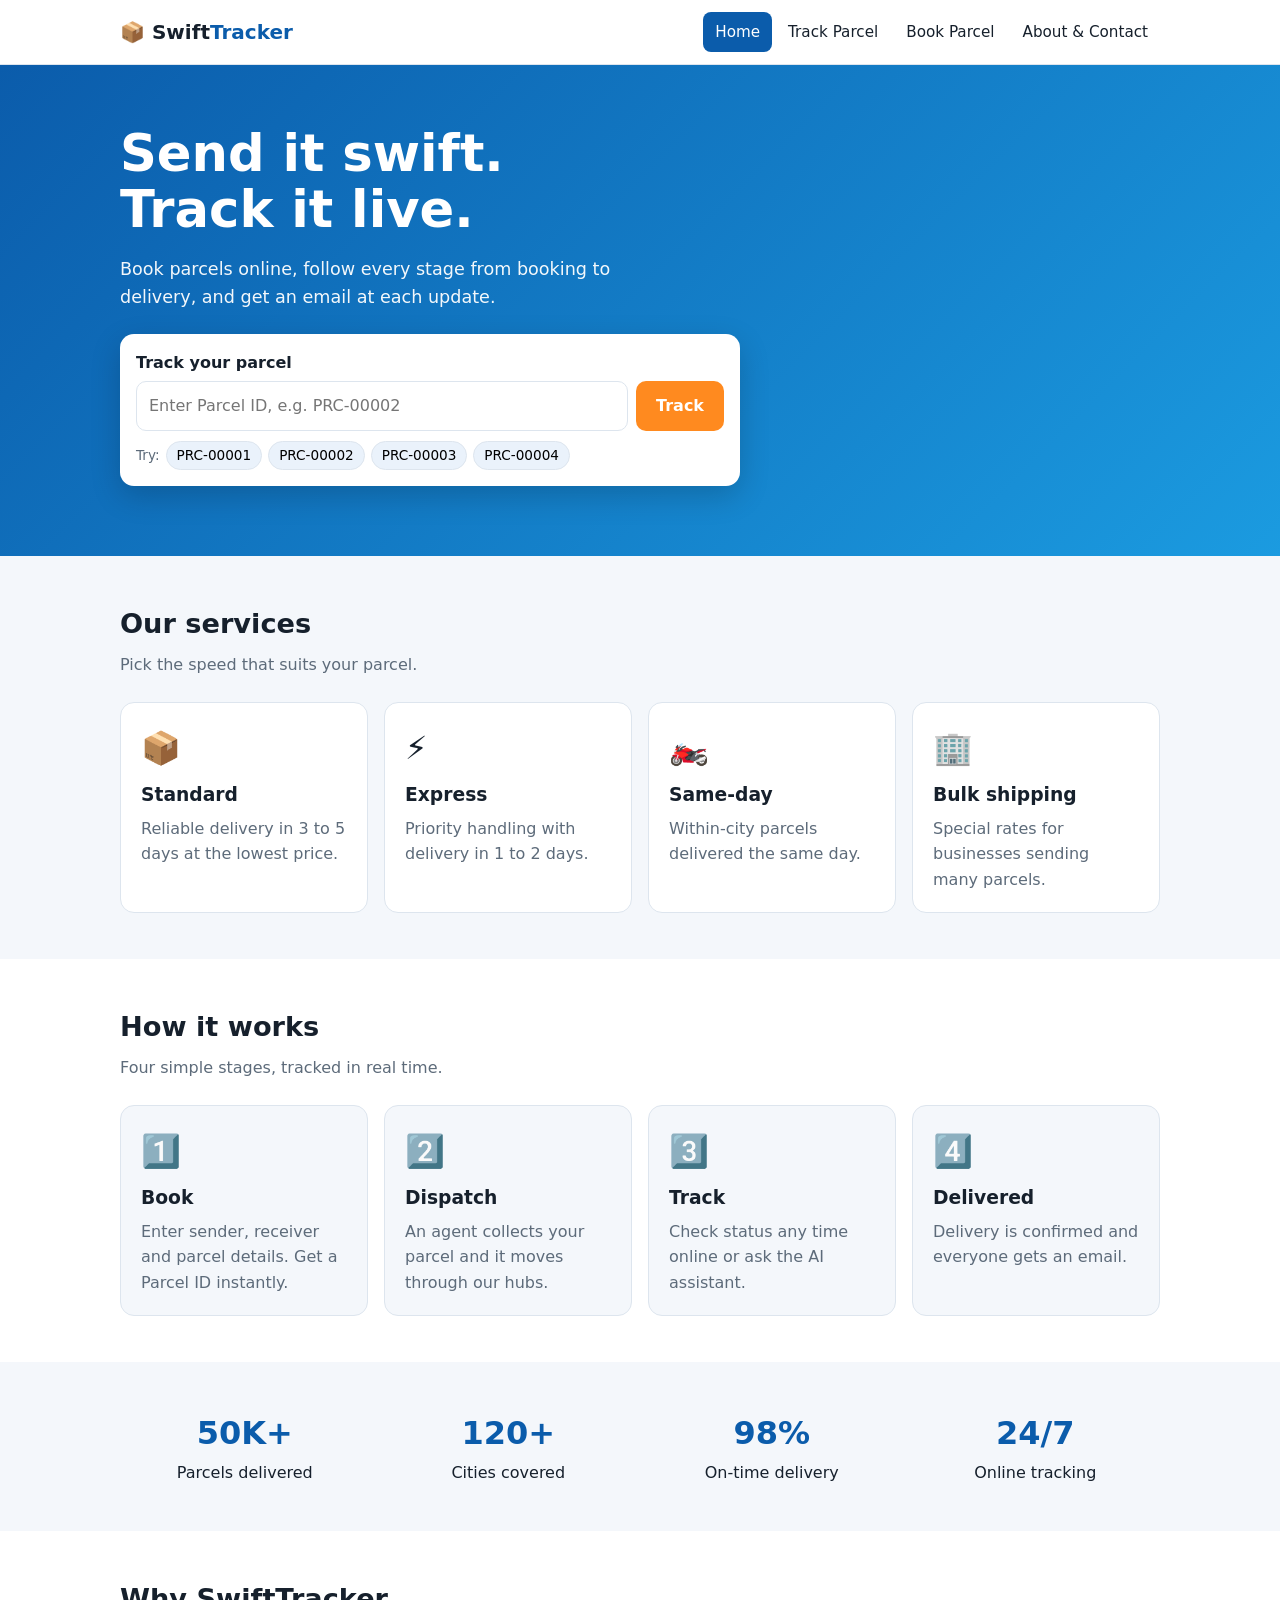
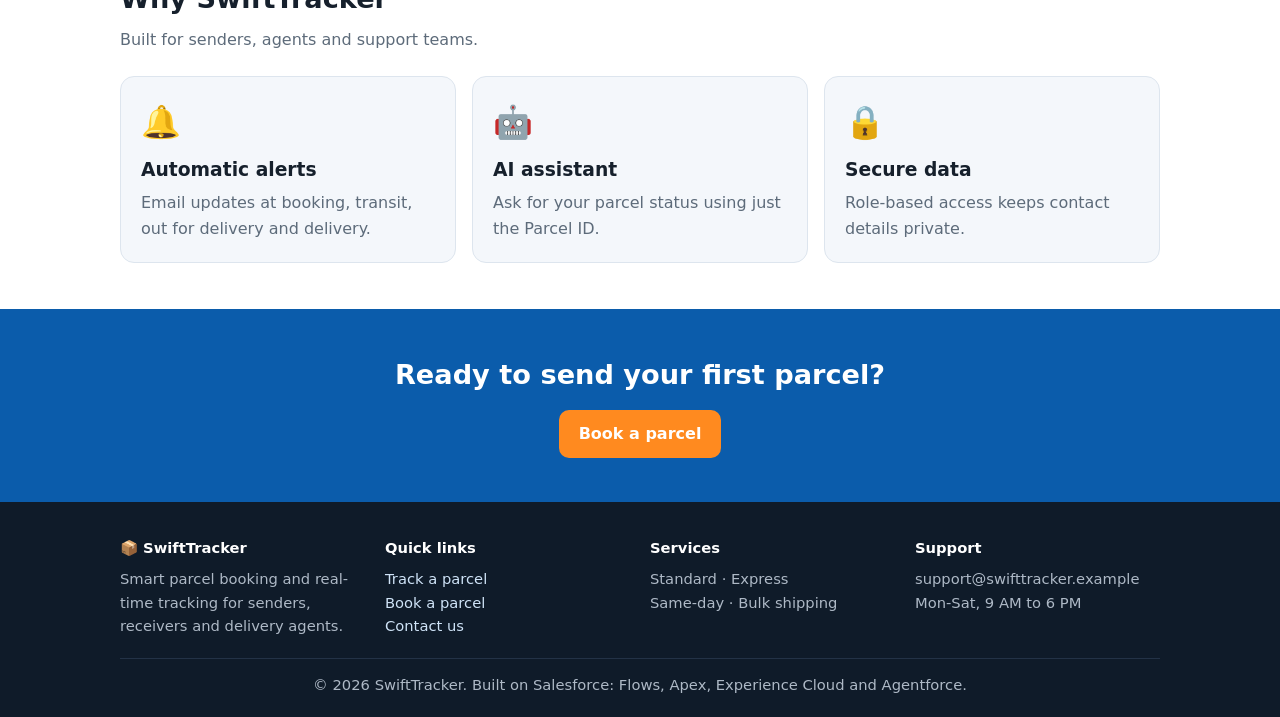
<file: index.html>
<!DOCTYPE html><html lang="en"><head><meta charset="utf-8"><meta name="viewport" content="width=device-width, initial-scale=1"><title>SwiftTracker | Parcel Booking and Tracking</title><link rel="stylesheet" href="css/style.css"></head><body>
<div id="hdr"></div>
<div class="hero"><div class="wrap"><h1>Send it swift.<br>Track it live.</h1><p>Book parcels online, follow every stage from booking to delivery, and get an email at each update.</p>
<form class="trackbox" id="homeForm" action="track.html" method="get"><label for="id">Track your parcel</label><div class="row"><input id="id" name="id" placeholder="Enter Parcel ID, e.g. PRC-00002" required><button class="btn" type="submit">Track</button></div><div class="chips">Try: <span id="hchips" class="chips" style="margin:0"></span></div></form></div></div>
<section><div class="wrap"><h2>Our services</h2><p class="sub">Pick the speed that suits your parcel.</p><div class="grid">
<div class="card"><div class="ic">📦</div><h3>Standard</h3><p>Reliable delivery in 3 to 5 days at the lowest price.</p></div>
<div class="card"><div class="ic">⚡</div><h3>Express</h3><p>Priority handling with delivery in 1 to 2 days.</p></div>
<div class="card"><div class="ic">🏍️</div><h3>Same-day</h3><p>Within-city parcels delivered the same day.</p></div>
<div class="card"><div class="ic">🏢</div><h3>Bulk shipping</h3><p>Special rates for businesses sending many parcels.</p></div></div></div></section>
<section class="alt"><div class="wrap"><h2>How it works</h2><p class="sub">Four simple stages, tracked in real time.</p><div class="grid">
<div class="card"><div class="ic">1️⃣</div><h3>Book</h3><p>Enter sender, receiver and parcel details. Get a Parcel ID instantly.</p></div>
<div class="card"><div class="ic">2️⃣</div><h3>Dispatch</h3><p>An agent collects your parcel and it moves through our hubs.</p></div>
<div class="card"><div class="ic">3️⃣</div><h3>Track</h3><p>Check status any time online or ask the AI assistant.</p></div>
<div class="card"><div class="ic">4️⃣</div><h3>Delivered</h3><p>Delivery is confirmed and everyone gets an email.</p></div></div></div></section>
<section><div class="wrap"><div class="stats"><div><b>50K+</b>Parcels delivered</div><div><b>120+</b>Cities covered</div><div><b>98%</b>On-time delivery</div><div><b>24/7</b>Online tracking</div></div></div></section>
<section class="alt"><div class="wrap"><h2>Why SwiftTracker</h2><p class="sub">Built for senders, agents and support teams.</p><div class="grid">
<div class="card"><div class="ic">🔔</div><h3>Automatic alerts</h3><p>Email updates at booking, transit, out for delivery and delivery.</p></div>
<div class="card"><div class="ic">🤖</div><h3>AI assistant</h3><p>Ask for your parcel status using just the Parcel ID.</p></div>
<div class="card"><div class="ic">🔒</div><h3>Secure data</h3><p>Role-based access keeps contact details private.</p></div></div></div></section>
<div class="cta"><div class="wrap"><h2>Ready to send your first parcel?</h2><a class="btn" href="book.html">Book a parcel</a></div></div>
<div id="ftr"></div><script src="js/app.js"></script></body></html>
</file>
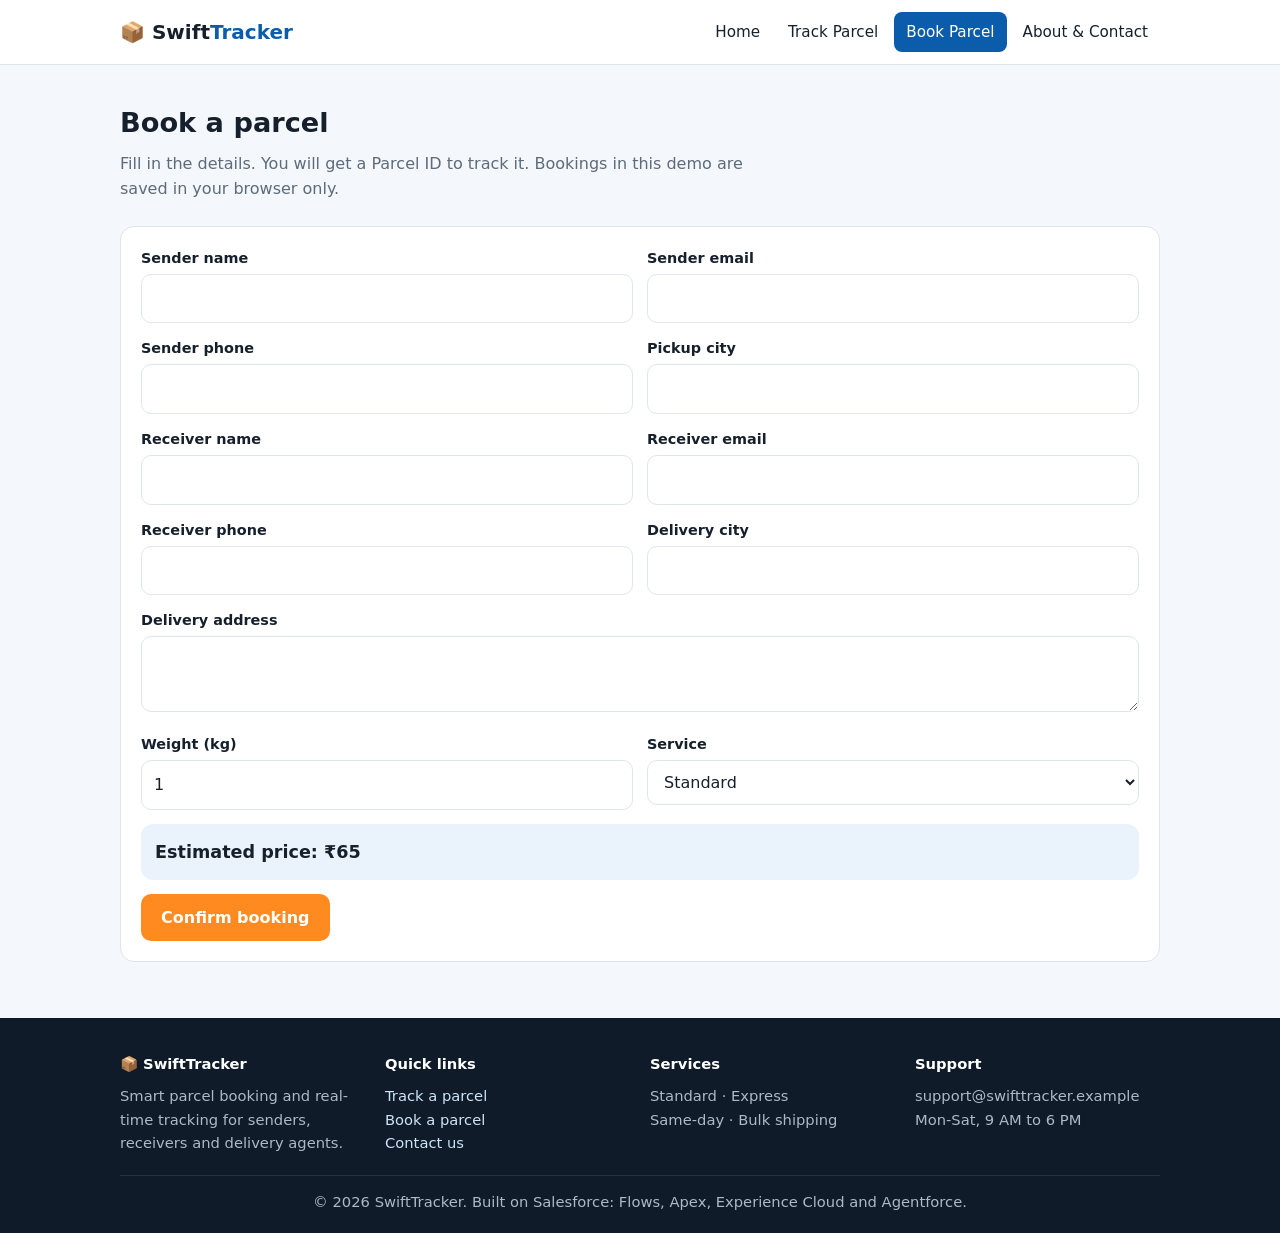
<file: book.html>
<!DOCTYPE html><html lang="en"><head><meta charset="utf-8"><meta name="viewport" content="width=device-width, initial-scale=1"><title>Book Parcel | SwiftTracker</title><link rel="stylesheet" href="css/style.css"></head><body>
<div id="hdr"></div>
<div class="page"><div class="wrap"><h2>Book a parcel</h2><p class="sub">Fill in the details. You will get a Parcel ID to track it. Bookings in this demo are saved in your browser only.</p>
<form id="bookForm" class="card form">
<div><label>Sender name</label><input name="sname" required></div><div><label>Sender email</label><input name="semail" type="email" required></div>
<div><label>Sender phone</label><input name="sphone" required></div><div><label>Pickup city</label><input name="sfrom" required></div>
<div><label>Receiver name</label><input name="rname" required></div><div><label>Receiver email</label><input name="remail" type="email" required></div>
<div><label>Receiver phone</label><input name="rphone" required></div><div><label>Delivery city</label><input name="rto" required></div>
<div class="full"><label>Delivery address</label><textarea name="raddr" rows="2" required></textarea></div>
<div><label>Weight (kg)</label><input name="weight" type="number" min="0.1" step="0.1" value="1" required></div>
<div><label>Service</label><select name="service"><option>Standard</option><option>Express</option><option>Same-day</option></select></div>
<div class="full est" id="est"></div>
<div class="full"><button class="btn" type="submit">Confirm booking</button></div></form>
<div id="confirm"></div></div></div>
<div id="ftr"></div><script src="js/app.js"></script></body></html>
</file>
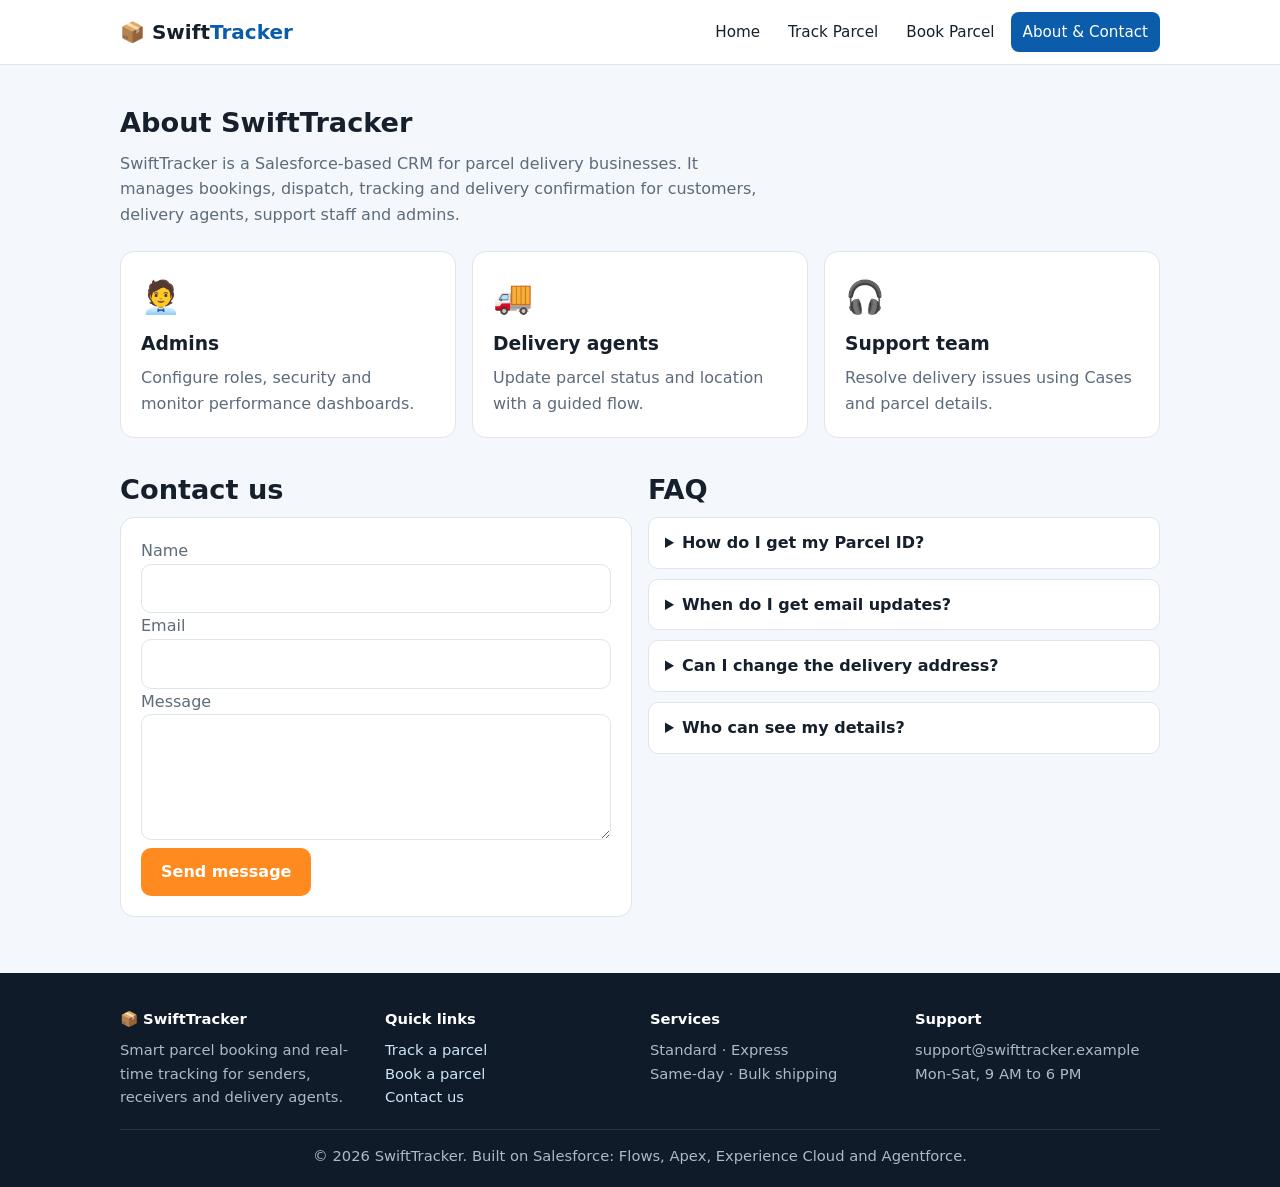
<file: contact.html>
<!DOCTYPE html><html lang="en"><head><meta charset="utf-8"><meta name="viewport" content="width=device-width, initial-scale=1"><title>About and Contact | SwiftTracker</title><link rel="stylesheet" href="css/style.css"></head><body>
<div id="hdr"></div>
<div class="page"><div class="wrap"><h2>About SwiftTracker</h2><p class="sub">SwiftTracker is a Salesforce-based CRM for parcel delivery businesses. It manages bookings, dispatch, tracking and delivery confirmation for customers, delivery agents, support staff and admins.</p>
<div class="grid" style="margin-bottom:30px"><div class="card"><div class="ic">🧑‍💼</div><h3>Admins</h3><p>Configure roles, security and monitor performance dashboards.</p></div><div class="card"><div class="ic">🚚</div><h3>Delivery agents</h3><p>Update parcel status and location with a guided flow.</p></div><div class="card"><div class="ic">🎧</div><h3>Support team</h3><p>Resolve delivery issues using Cases and parcel details.</p></div></div>
<div class="grid"><div><h2>Contact us</h2><form id="contactForm" class="card"><p><label>Name</label><input name="cname" required></p><p><label>Email</label><input name="cemail" type="email" required></p><p><label>Message</label><textarea name="cmsg" rows="4" required></textarea></p><button class="btn" type="submit">Send message</button><div id="cmsg"></div></form></div>
<div><h2>FAQ</h2><details><summary>How do I get my Parcel ID?</summary><p>You receive it right after booking, and in the booking confirmation email.</p></details><details><summary>When do I get email updates?</summary><p>At booking, in transit, out for delivery and on delivery.</p></details><details><summary>Can I change the delivery address?</summary><p>Contact support before the parcel is Out for Delivery.</p></details><details><summary>Who can see my details?</summary><p>Only you, the assigned agents and admins. Sensitive fields are restricted.</p></details></div></div></div></div>
<div id="ftr"></div><script src="js/app.js"></script></body></html>
</file>
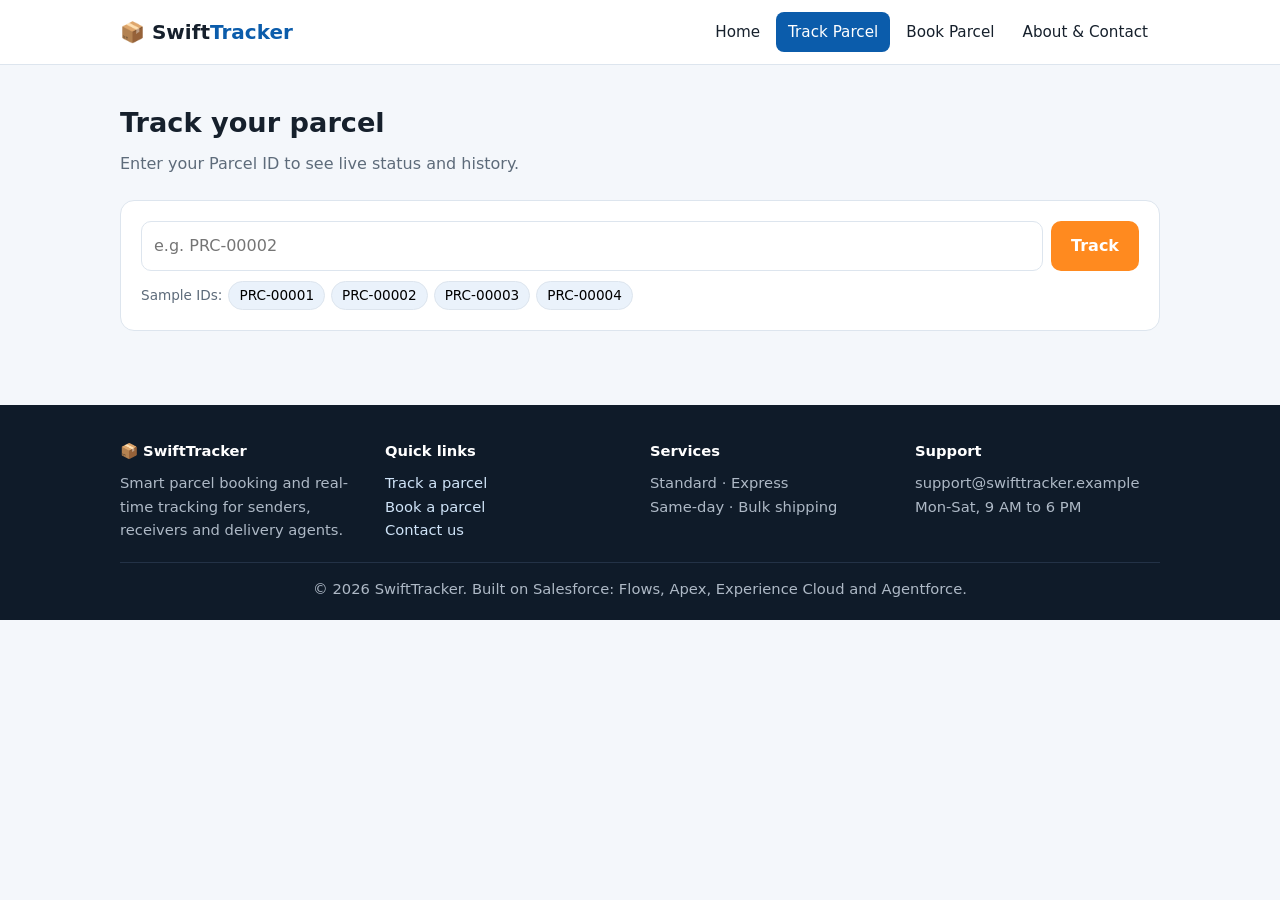
<file: track.html>
<!DOCTYPE html><html lang="en"><head><meta charset="utf-8"><meta name="viewport" content="width=device-width, initial-scale=1"><title>Track Parcel | SwiftTracker</title><link rel="stylesheet" href="css/style.css"></head><body>
<div id="hdr"></div>
<div class="page"><div class="wrap"><h2>Track your parcel</h2><p class="sub">Enter your Parcel ID to see live status and history.</p>
<form id="trackForm" class="card"><div class="row"><input id="tid" placeholder="e.g. PRC-00002" aria-label="Parcel ID"><button class="btn" type="submit">Track</button></div><div class="chips">Sample IDs: <span id="chips" class="chips" style="margin:0"></span></div></form>
<div id="result" style="margin-top:18px"></div></div></div>
<div id="ftr"></div><script src="js/app.js"></script></body></html>
</file>
<file: css/style.css>
:root{--bg:#f4f7fb;--card:#fff;--ink:#16202c;--mut:#5d6b7a;--brand:#0b5cab;--brand2:#1b9be0;--acc:#ff8a1f;--line:#dde5ee;--soft:#eaf2fb}
*{box-sizing:border-box}html{scroll-behavior:smooth}
body{margin:0;background:var(--bg);color:var(--ink);font:16px/1.6 system-ui,-apple-system,"Segoe UI",Roboto,sans-serif}
a{color:var(--brand)}img{max-width:100%}
.wrap{max-width:1080px;margin:0 auto;padding:0 20px}
header{background:var(--card);border-bottom:1px solid var(--line);position:sticky;top:0;z-index:9}
.bar{display:flex;align-items:center;justify-content:space-between;height:64px;gap:12px}
.logo{font-weight:800;font-size:1.25rem;text-decoration:none;color:var(--ink);white-space:nowrap}.logo span{color:var(--brand)}
nav{display:flex;gap:4px;overflow-x:auto}
nav a{padding:8px 12px;border-radius:8px;text-decoration:none;color:var(--ink);font-size:.95rem;white-space:nowrap}
nav a:hover{background:var(--soft)}nav a.on{background:var(--brand);color:#fff}
.hero{background:linear-gradient(135deg,#0b5cab,#1b9be0);color:#fff;padding:60px 0 70px}
.hero h1{font-size:clamp(2rem,5vw,3.2rem);line-height:1.1;margin:0 0 10px}
.hero p{max-width:560px;opacity:.95;font-size:1.1rem}
.trackbox{background:#fff;border-radius:14px;padding:16px;margin-top:22px;max-width:620px;box-shadow:0 10px 30px rgba(0,0,0,.18);color:var(--ink)}
.trackbox label{font-weight:600;display:block;margin-bottom:6px}
.row{display:flex;gap:8px;flex-wrap:wrap}
input,select,textarea{flex:1;min-width:0;padding:11px 12px;border:1px solid var(--line);border-radius:10px;font:inherit;background:#fff;color:var(--ink);width:100%}
.btn,button.btn{background:var(--acc);color:#fff;border:0;border-radius:10px;padding:11px 20px;font:inherit;font-weight:700;cursor:pointer;text-decoration:none;display:inline-block}
.chips{display:flex;gap:6px;flex-wrap:wrap;margin-top:10px;font-size:.85rem;color:var(--mut);align-items:center}
.chip{border:1px solid var(--line);background:var(--soft);padding:3px 10px;border-radius:999px;cursor:pointer;font:inherit;font-size:.85rem}
section{padding:46px 0}.alt{background:var(--card)}
h2{font-size:1.7rem;margin:0 0 6px}.sub{color:var(--mut);margin:0 0 24px;max-width:640px}
.grid{display:grid;grid-template-columns:repeat(auto-fit,minmax(230px,1fr));gap:16px}
.card{background:var(--card);border:1px solid var(--line);border-radius:14px;padding:20px}
.alt .card{background:var(--bg)}
.card h3{margin:6px 0}.card p{margin:0;color:var(--mut)}.ic{font-size:2rem}
.stats{display:grid;grid-template-columns:repeat(auto-fit,minmax(150px,1fr));gap:14px;text-align:center}
.stats b{display:block;font-size:2rem;color:var(--brand)}
.cta{background:var(--brand);color:#fff;text-align:center;padding:44px 0}.cta h2{margin-bottom:14px}
footer{background:#0f1b29;color:#aeb9c6;padding:34px 0 20px;font-size:.92rem}
footer a{color:#cfe3f7;text-decoration:none}.fgrid{display:grid;grid-template-columns:repeat(auto-fit,minmax(200px,1fr));gap:20px}
footer h4{color:#fff;margin:0 0 8px}.copy{border-top:1px solid #233246;margin-top:20px;padding-top:14px;text-align:center}
.page{padding:36px 0 56px}
.badge{display:inline-block;padding:4px 12px;border-radius:999px;background:var(--soft);color:var(--brand);font-weight:700;font-size:.85rem}
.badge.ok{background:#dff5e8;color:#157a45}
.steps{display:flex;margin:18px 0}.step{flex:1;text-align:center;position:relative;font-size:.85rem;color:var(--mut)}
.step::before{content:"";position:absolute;top:17px;left:-50%;width:100%;height:4px;background:var(--line);z-index:0}
.step:first-child::before{display:none}.step.on::before{background:var(--brand)}
.dot{width:36px;height:36px;border-radius:50%;background:var(--line);margin:0 auto 6px;display:grid;place-items:center;font-weight:700;position:relative;z-index:1}
.step.on .dot{background:var(--brand);color:#fff}.step.on{color:var(--ink)}
.kv{display:grid;grid-template-columns:repeat(auto-fit,minmax(150px,1fr));gap:12px;margin:10px 0}
.kv small{display:block;color:var(--mut)}
.tl{list-style:none;padding:0;margin:10px 0 0;border-left:3px solid var(--line)}
.tl li{padding:0 0 16px 18px;position:relative}.tl li::before{content:"";position:absolute;left:-9px;top:5px;width:15px;height:15px;border-radius:50%;background:var(--brand)}
.tl small{color:var(--mut)}
.form{display:grid;grid-template-columns:1fr 1fr;gap:14px}.form .full{grid-column:1/-1}
.form label{font-weight:600;font-size:.9rem;display:block;margin-bottom:4px}
.est{background:var(--soft);border-radius:12px;padding:14px;font-weight:700;font-size:1.1rem}
.msg{padding:14px;border-radius:12px;background:#dff5e8;color:#157a45;margin-top:14px}.err{background:#fde8e8;color:#a02020}
details{background:var(--card);border:1px solid var(--line);border-radius:10px;padding:12px 16px;margin-bottom:10px}summary{cursor:pointer;font-weight:600}
@media(max-width:700px){.form{grid-template-columns:1fr}.step{font-size:.72rem}}
</file>
